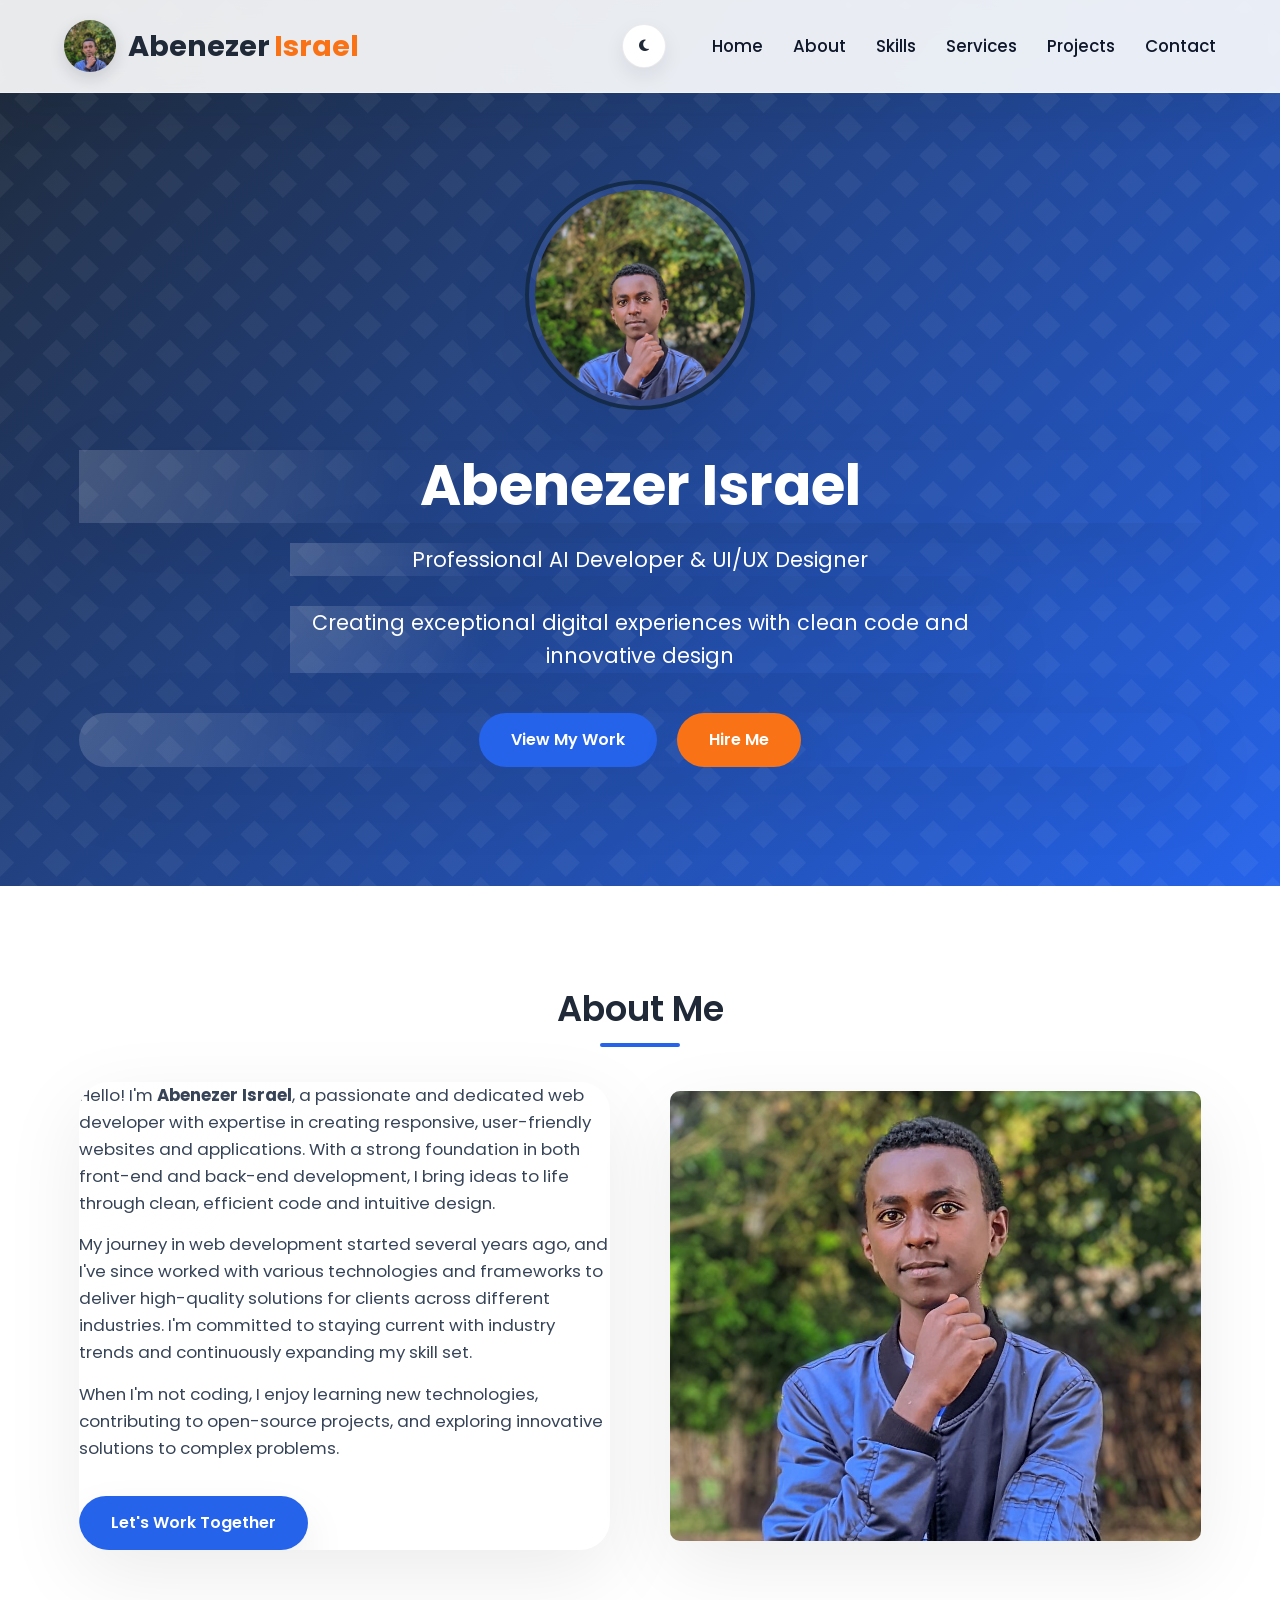
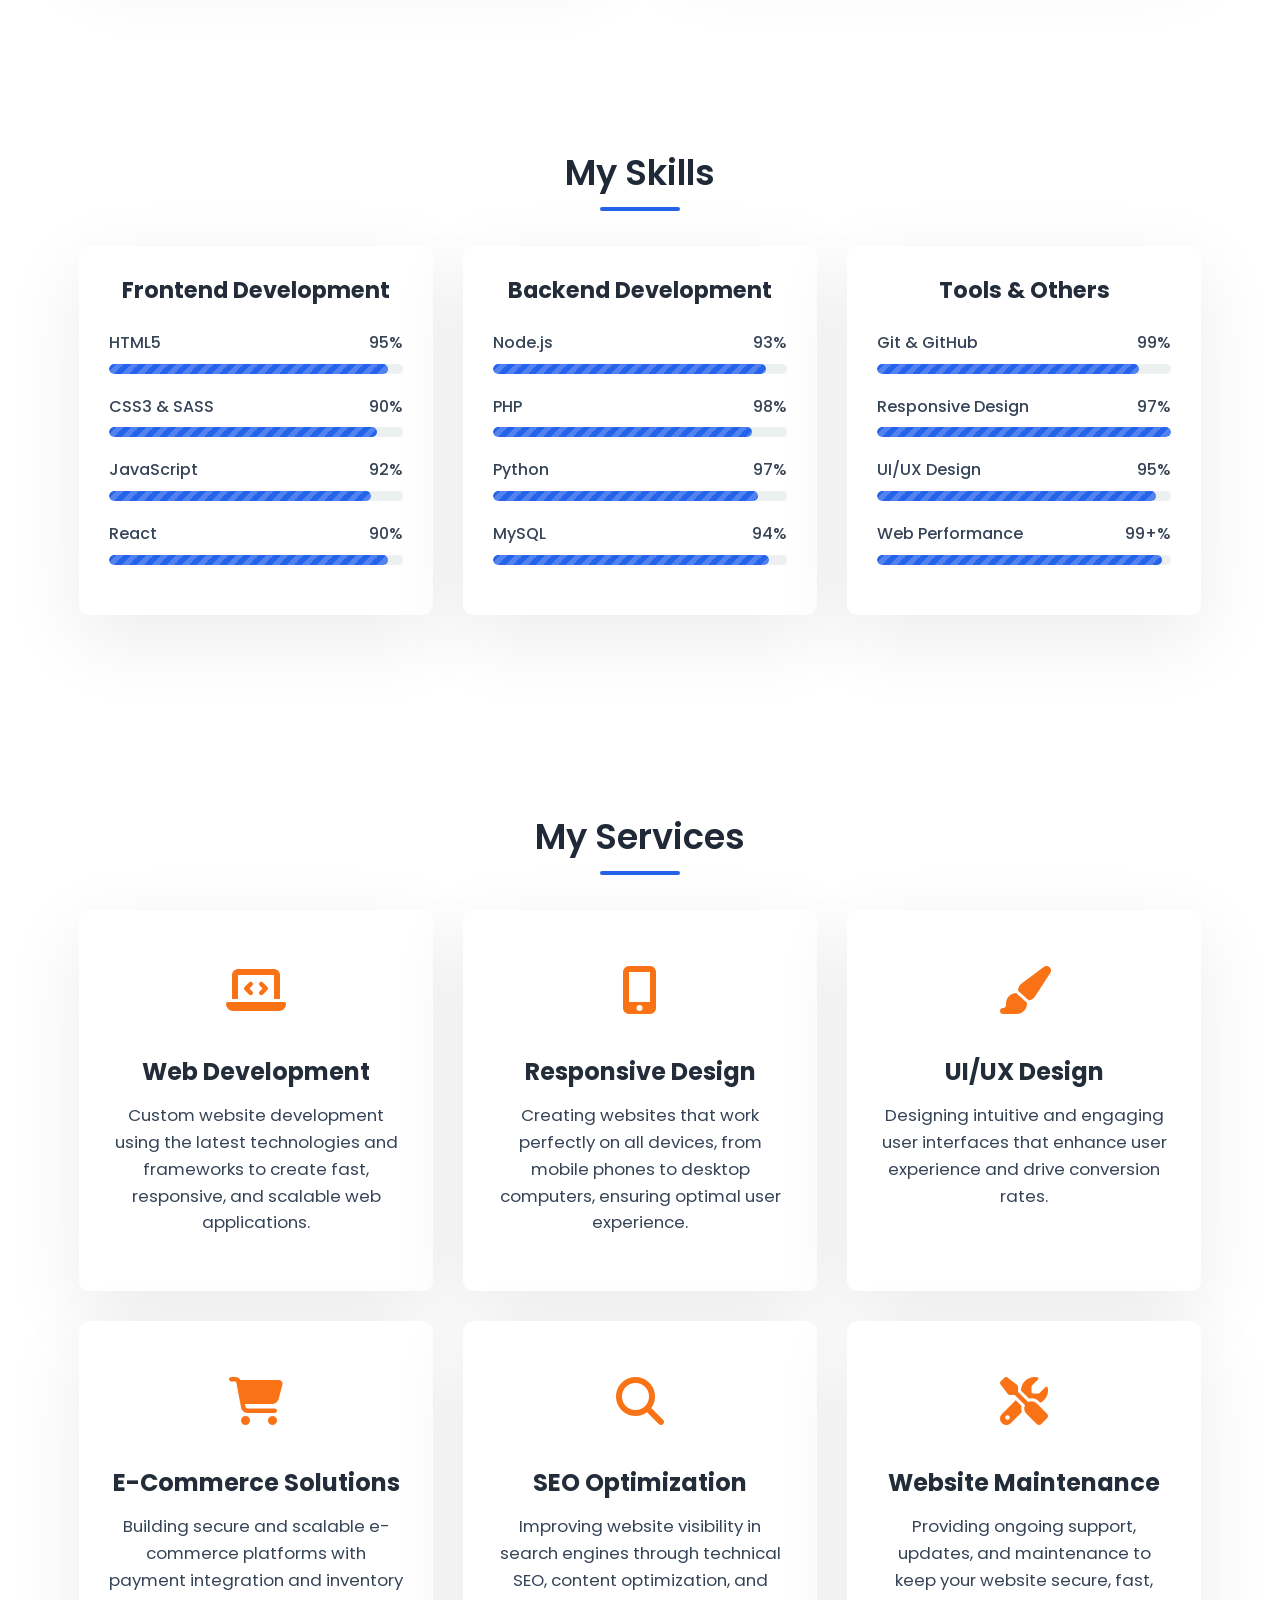
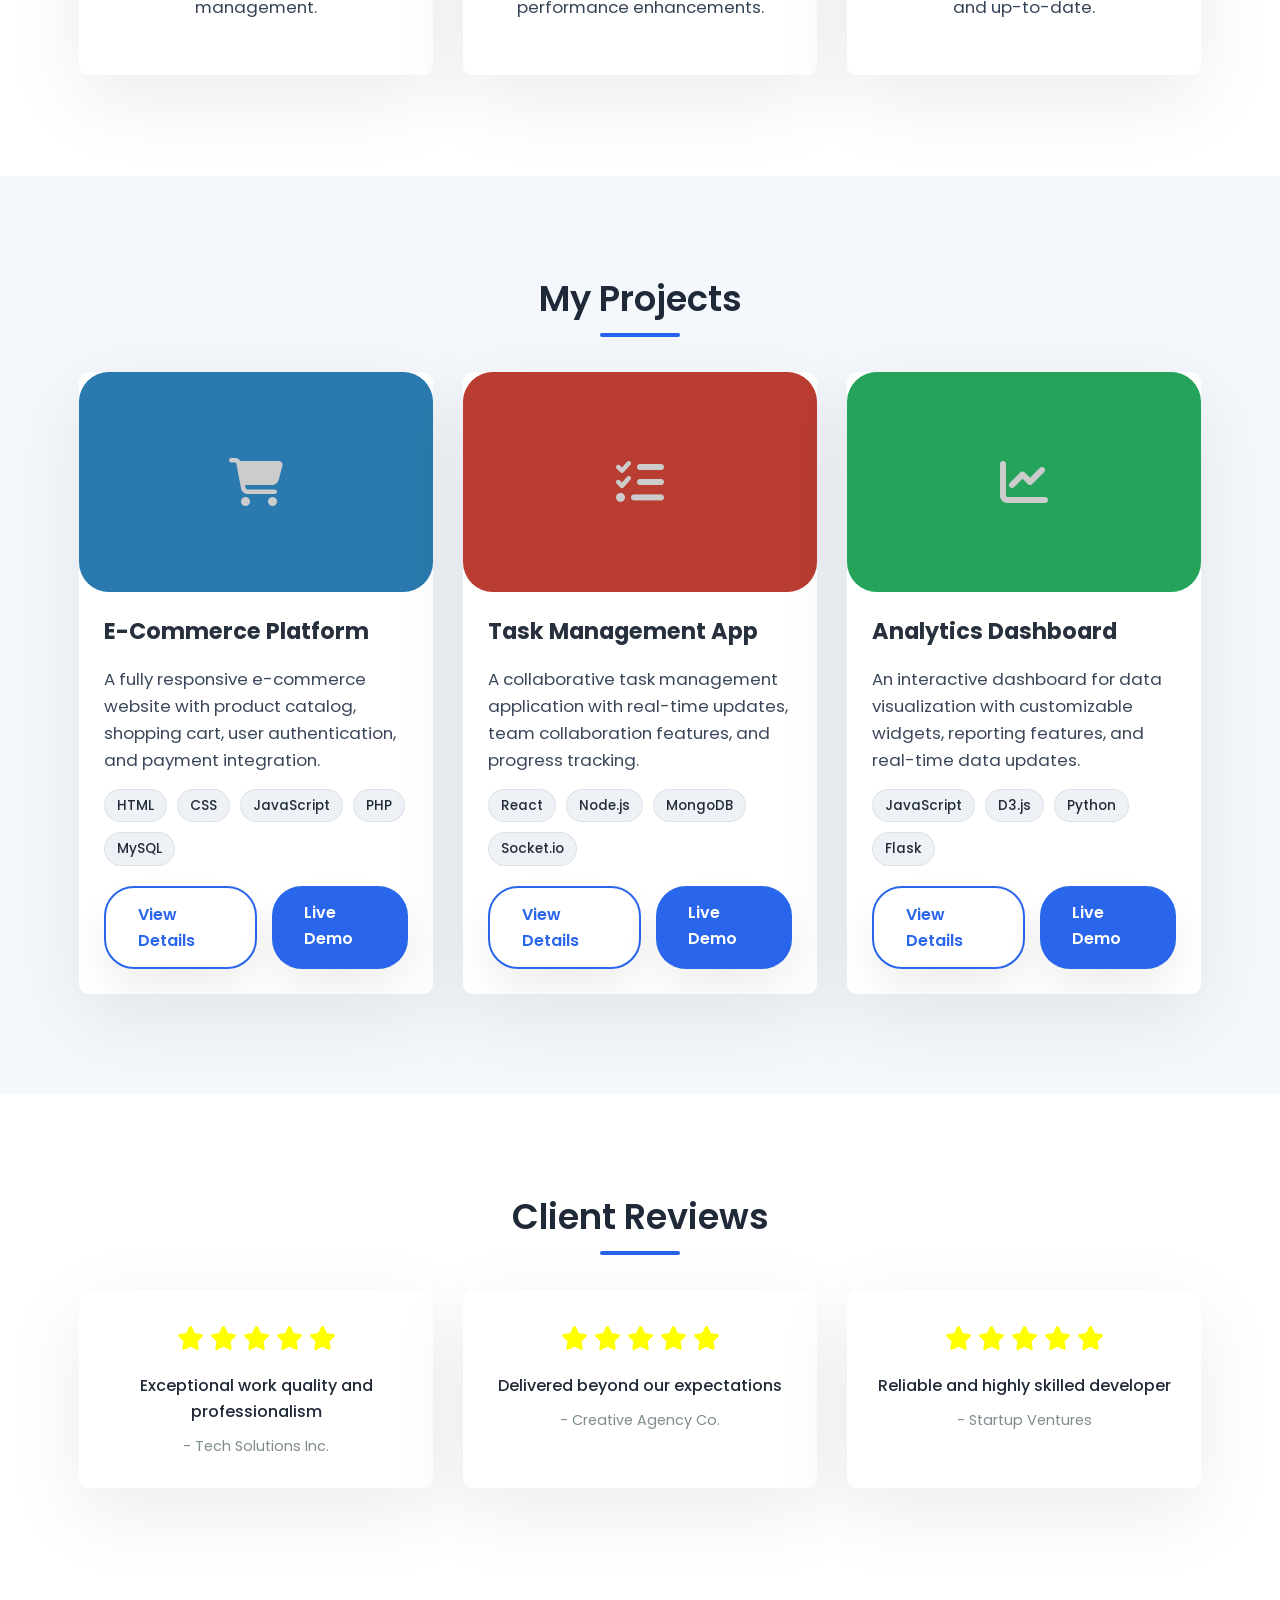
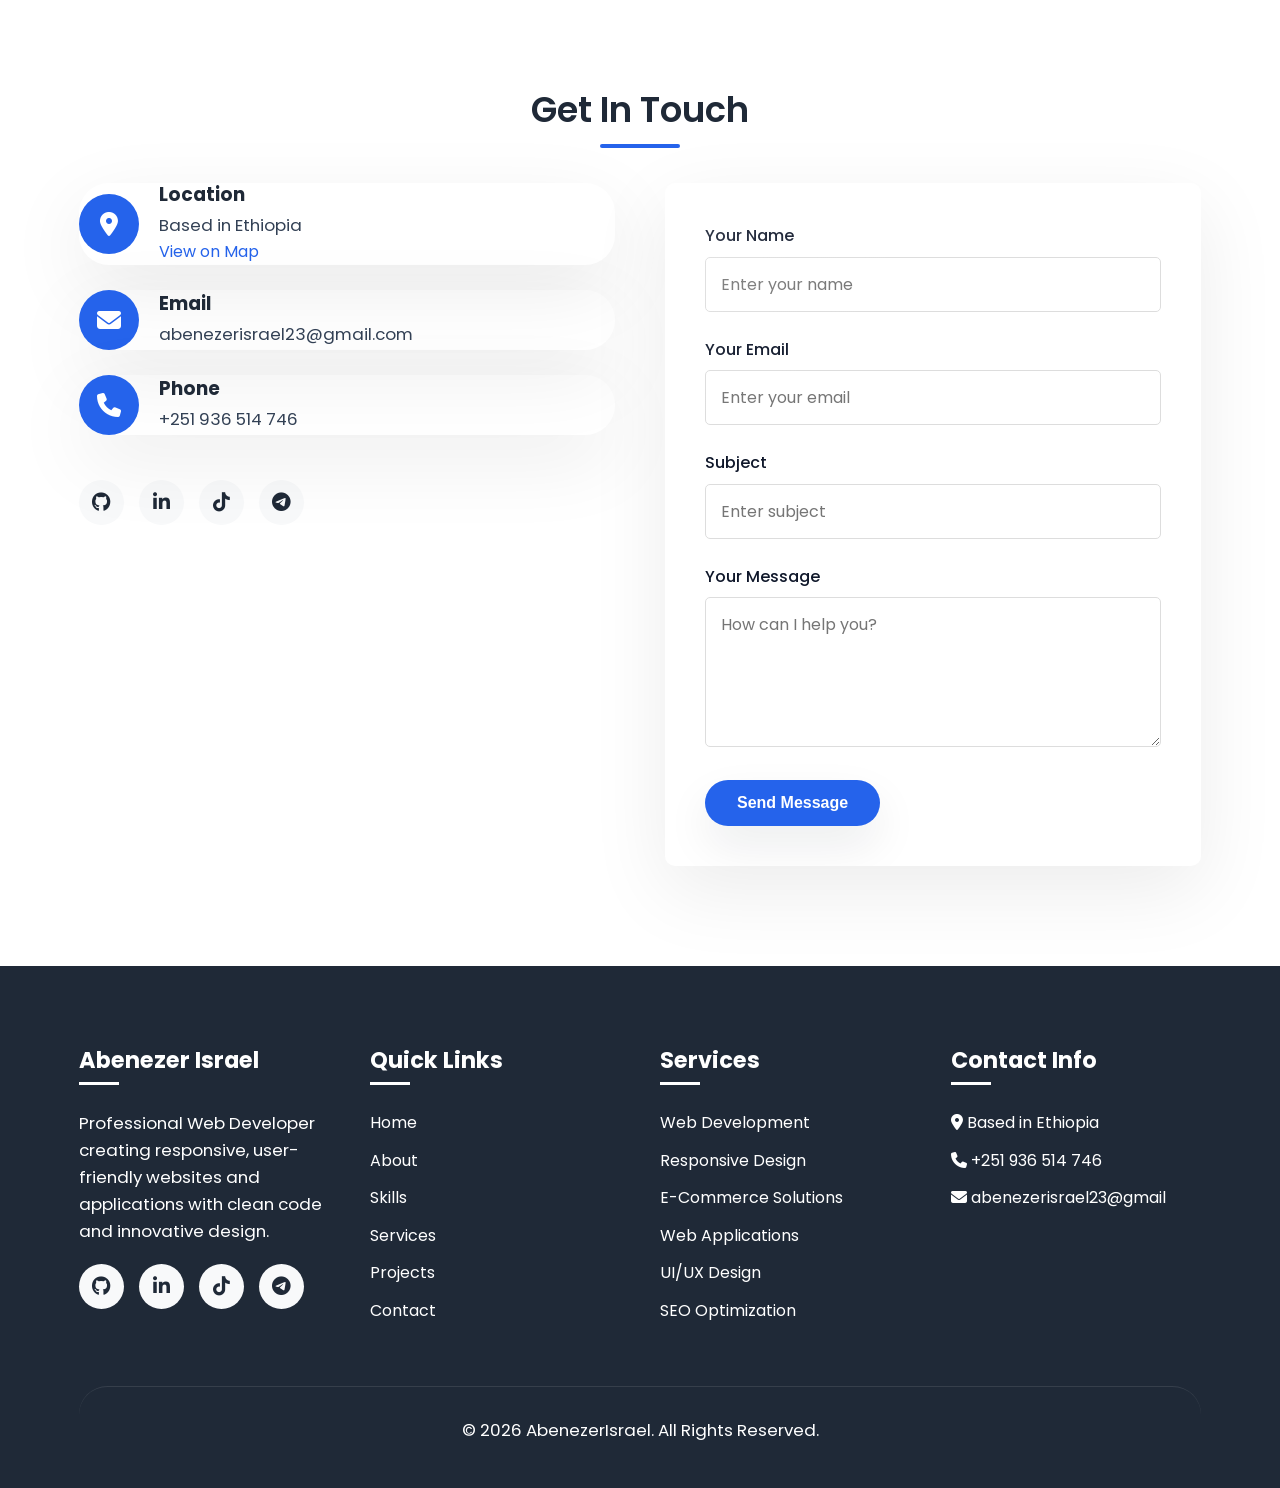
<file: index.html>
<!DOCTYPE html>
<html lang="en">
<head>
    <meta charset="UTF-8">
    <meta name="viewport" content="width=device-width, initial-scale=1.0">
    <meta name="description" content="Abenezer Israel is a senior Python developer, AI developer, and UI/UX designer creating modern, responsive websites and digital experiences.">
    <meta name="keywords" content="Abenezer Israel, Python Developer, AI Developer, UI/UX Designer, Web Developer, Ethiopia portfolio">
    <meta name="author" content="Abenezer Israel">
    <meta name="robots" content="index, follow">
    <meta name="theme-color" content="#0f172a">
    <link rel="canonical" href="https://portfolio-latest.vercel.app/">
    <meta property="og:title" content="Abenezer Israel | Senior Python Developer">
    <meta property="og:description" content="Professional AI Developer and UI/UX Designer crafting modern websites and digital experiences.">
    <meta property="og:type" content="website">
    <meta property="og:url" content="https://portfolio-latest.vercel.app/">
    <meta property="og:image" content="https://portfolio-latest.vercel.app/me.jpg">
    <meta name="twitter:card" content="summary_large_image">
    <meta name="twitter:title" content="Abenezer Israel | Senior Python Developer">
    <meta name="twitter:description" content="Professional AI Developer and UI/UX Designer crafting modern websites and digital experiences.">
    <meta name="twitter:image" content="https://portfolio-latest.vercel.app/me.jpg">
    <title>Abenezer Israel | Senior Python Developer</title>
    <link rel="stylesheet" href="https://cdnjs.cloudflare.com/ajax/libs/font-awesome/6.4.0/css/all.min.css">
   <meta name="google-site-verification" content="cErxIAOGnml31DFaqFMl1H42cKqNGzI6ZD8SMkyfPg0" />
    <link href="https://fonts.googleapis.com/css2?family=Poppins:wght@300;400;500;600;700&display=swap" rel="stylesheet">
    <link rel="icon" type="image/jpeg" href="me.jpg">
    <link rel="apple-touch-icon" href="me.jpg">
    <link rel="stylesheet" href="style.css">
</head>
<body>
    <script src="java.js" defer=""></script>
    <header>
        <div class="container header-container">
            <a href="#home" class="logo">
                <img src="me.jpg" alt="Abenezer Israel" class="logo-image">
                <span class="logo-text">Abenezer <span>Israel</span></span>
            </a>
            <div class="header-actions">
                <button class="theme-toggle" id="themeToggle" type="button" aria-label="Toggle theme" aria-pressed="false">
                    <i class="fas fa-moon"></i>
                </button>
                <div class="menu-toggle" id="menuToggle">
                    <i class="fas fa-bars"></i>
                </div>
            </div>
            <nav id="mainNav">
                <ul>
                    <li><a href="#home">Home</a></li>
                    <li><a href="#about">About</a></li>
                    <li><a href="#skills">Skills</a></li>
                    <li><a href="#services">Services</a></li>
                    <li><a href="#projects">Projects</a></li>
                    <li><a href="#contact">Contact</a></li>
                </ul>
            </nav>
        </div>
    </header>

    <!-- Hero Section -->
    <section class="hero" id="home">
        <div class="container hero-content">
            <div class="hero-image">
                
                
                <img src="me.jpg" alt="Abenezer Israel">
            </div>
            <h1>Abenezer Israel</h1>
            <p>Professional AI Developer & UI/UX Designer</p>
            <p>Creating exceptional digital experiences with clean code and innovative design</p>
            <div class="hero-btns">
                <a href="#projects" class="btn" onclick="alert('Lets Take A Lock')">View My Work</a>
                <a href="#contact" class="btn btn-accent" onclick="alert('Contact Me Then')">Hire Me</a>
            </div>
        </div>
    </section>

    <!-- About Section -->
    <section class="about" id="about">
        <div class="container">
            <h2>About Me</h2>
            <div class="about-content">
                <div class="about-text">
                    <p>Hello! I'm <strong>Abenezer Israel</strong>, a passionate and dedicated web developer with expertise in creating responsive, user-friendly websites and applications. With a strong foundation in both front-end and back-end development, I bring ideas to life through clean, efficient code and intuitive design.</p>
                    <p>My journey in web development started several years ago, and I've since worked with various technologies and frameworks to deliver high-quality solutions for clients across different industries. I'm committed to staying current with industry trends and continuously expanding my skill set.</p>
                    <p>When I'm not coding, I enjoy learning new technologies, contributing to open-source projects, and exploring innovative solutions to complex problems.</p>
                    <a href="#contact" class="btn" style="margin-top: 20px;">Let's Work Together</a>
                </div>
                <div class="about-image">
                        <img src="me.jpg" alt="Abenezer Israel working">
                </div>
            </div>
           <!--  <div class="about-stats">
                <div class="stat-item">
                    <div class="stat-number">80+</div>
                    <div class="stat-text">Projects Completed</div>
                </div>
                <div class="stat-item">
                    <div class="stat-number">6+</div>
                    <div class="stat-text">Years Experience</div>
                </div>
                <div class="stat-item">
                    <div class="stat-number">70+</div>
                    <div class="stat-text">Happy Clients</div>
                </div>
            </div>
        </div> -->
    </section>

    <!-- Skills Section -->
    <section class="skills" id="skills">
        <div class="container">
            <h2>My Skills</h2>
            <div class="skills-container">
                <div class="skill-category">
                    <h3>Frontend Development</h3>
                    <div class="skill-item">
                        <div class="skill-name">
                            <span>HTML5</span>
                            <span>95%</span>
                        </div>
                        <div class="skill-bar">
                            <div class="skill-level" style="width: 95%"></div>
                        </div>
                    </div>
                    <div class="skill-item">
                        <div class="skill-name">
                            <span>CSS3 & SASS</span>
                            <span>90%</span>
                        </div>
                        <div class="skill-bar">
                            <div class="skill-level" style="width: 91%"></div>
                        </div>
                    </div>
                    <div class="skill-item">
                        <div class="skill-name">
                            <span>JavaScript</span>
                            <span>92%</span>
                        </div>
                        <div class="skill-bar">
                            <div class="skill-level" style="width: 89%"></div>
                        </div>
                    </div>
                    <div class="skill-item">
                        <div class="skill-name">
                            <span>React</span>
                            <span>90%</span>
                        </div>
                        <div class="skill-bar">
                            <div class="skill-level" style="width: 95%"></div>
                        </div>
                    </div>
                </div>
                <div class="skill-category">
                    <h3>Backend Development</h3>
                    <div class="skill-item">
                        <div class="skill-name">
                            <span>Node.js</span>
                            <span>93%</span>
                        </div>
                        <div class="skill-bar">
                            <div class="skill-level" style="width: 93%"></div>
                        </div>
                    </div>
                    <div class="skill-item">
                        <div class="skill-name">
                            <span>PHP</span>
                            <span>98%</span>
                        </div>
                        <div class="skill-bar">
                            <div class="skill-level" style="width: 88%"></div>
                        </div>
                    </div>
                    <div class="skill-item">
                        <div class="skill-name">
                            <span>Python</span>
                            <span>97%</span>
                        </div>
                        <div class="skill-bar">
                            <div class="skill-level" style="width: 90%"></div>
                        </div>
                    </div>
                    <div class="skill-item">
                        <div class="skill-name">
                            <span>MySQL</span>
                            <span>94%</span>
                        </div>
                        <div class="skill-bar">
                            <div class="skill-level" style="width: 94%"></div>
                        </div>
                    </div>
                </div>
                <div class="skill-category">
                    <h3>Tools & Others</h3>
                    <div class="skill-item">
                        <div class="skill-name">
                            <span>Git & GitHub</span>
                            <span>99%</span>
                        </div>
                        <div class="skill-bar">
                            <div class="skill-level" style="width: 89%"></div>
                        </div>
                    </div>
                    <div class="skill-item">
                        <div class="skill-name">
                            <span>Responsive Design</span>
                            <span>97%</span>
                        </div>
                        <div class="skill-bar">
                            <div class="skill-level" style="width: 100%"></div>
                        </div>
                    </div>
                    <div class="skill-item">
                        <div class="skill-name">
                            <span>UI/UX Design</span>
                            <span>95%</span>
                        </div>
                        <div class="skill-bar">
                            <div class="skill-level" style="width: 95%"></div>
                        </div>
                    </div>
                    <div class="skill-item">
                        <div class="skill-name">
                            <span>Web Performance</span>
                            <span>99+%</span>
                        </div>
                        <div class="skill-bar">
                            <div class="skill-level" style="width: 97%"></div>
                        </div>
                    </div>
                </div>
            </div>
        </div>
    </section>

    <!-- Services Section -->
    <section class="services" id="services">
        <div class="container">
            <h2>My Services</h2>
            <div class="services-grid">
                <div class="service-card">
                    <div class="service-icon">
                        <i class="fas fa-laptop-code"></i>
                    </div>
                    <h3>Web Development</h3>
                    <p>Custom website development using the latest technologies and frameworks to create fast, responsive, and scalable web applications.</p>
                </div>
                <div class="service-card">
                    <div class="service-icon">
                        <i class="fas fa-mobile-alt"></i>
                    </div>
                    <h3>Responsive Design</h3>
                    <p>Creating websites that work perfectly on all devices, from mobile phones to desktop computers, ensuring optimal user experience.</p>
                </div>
                <div class="service-card">
                    <div class="service-icon">
                        <i class="fas fa-paint-brush"></i>
                    </div>
                    <h3>UI/UX Design</h3>
                    <p>Designing intuitive and engaging user interfaces that enhance user experience and drive conversion rates.</p>
                </div>
                <div class="service-card">
                    <div class="service-icon">
                        <i class="fas fa-shopping-cart"></i>
                    </div>
                    <h3>E-Commerce Solutions</h3>
                    <p>Building secure and scalable e-commerce platforms with payment integration and inventory management.</p>
                </div>
                <div class="service-card">
                    <div class="service-icon">
                        <i class="fas fa-search"></i>
                    </div>
                    <h3>SEO Optimization</h3>
                    <p>Improving website visibility in search engines through technical SEO, content optimization, and performance enhancements.</p>
                </div>
                <div class="service-card">
                    <div class="service-icon">
                        <i class="fas fa-tools"></i>
                    </div>
                    <h3>Website Maintenance</h3>
                    <p>Providing ongoing support, updates, and maintenance to keep your website secure, fast, and up-to-date.</p>
                </div>
            </div>
        </div>
    </section>

    <!-- Projects Section -->
    <section id="projects">
        <div class="container">
            <h2>My Projects</h2>
            <div class="projects-grid">
                <div class="project-card">
                    <div class="project-image" style="background: #3498db;">
                        <i class="fas fa-shopping-cart"></i>
                    </div>
                    <div class="project-content">
                        <h3>E-Commerce Platform</h3>
                        <p>A fully responsive e-commerce website with product catalog, shopping cart, user authentication, and payment integration.</p>
                        <div class="project-tags">
                            <span class="project-tag">HTML</span>
                            <span class="project-tag">CSS</span>
                            <span class="project-tag">JavaScript</span>
                            <span class="project-tag">PHP</span>
                            <span class="project-tag">MySQL</span>
                        </div>
                        <div class="project-links">
                            <a href="#" class="btn btn-outline">View Details</a>
                            <a href="LiveDemo.html" class="btn">Live Demo</a>
                        </div>
                    </div>
                </div>
                <div class="project-card">
                    <div class="project-image" style="background: #e74c3c;">
                        <i class="fas fa-tasks"></i>
                    </div>
                    <div class="project-content">
                        <h3>Task Management App</h3>
                        <p>A collaborative task management application with real-time updates, team collaboration features, and progress tracking.</p>
                        <div class="project-tags">
                            <span class="project-tag">React</span>
                            <span class="project-tag">Node.js</span>
                            <span class="project-tag">MongoDB</span>
                            <span class="project-tag">Socket.io</span>
                        </div>
                        <div class="project-links">
                            <a href="#" class="btn btn-outline">View Details</a>
                            <a href="LiveDemo.html" class="btn">Live Demo</a>
                        </div>
                    </div>
                </div>
                <div class="project-card">
                    <div class="project-image" style="background: #2ecc71;">
                        <i class="fas fa-chart-line"></i>
                    </div>
                    <div class="project-content">
                        <h3>Analytics Dashboard</h3>
                        <p>An interactive dashboard for data visualization with customizable widgets, reporting features, and real-time data updates.</p>
                        <div class="project-tags">
                            <span class="project-tag">JavaScript</span>
                            <span class="project-tag">D3.js</span>
                            <span class="project-tag">Python</span>
                            <span class="project-tag">Flask</span>
                        </div>
                        <div class="project-links">
                            <a href="#" class="btn btn-outline">View Details</a>
                          <a href="LiveDemo.html" class="btn">Live Demo</a>
                        </div>
                    </div>
                </div>
            </div>
        </div>
    </section>

    <!-- Ratings Section -->
    <section class="ratings">
        <div class="container">
            <h2>Client Reviews</h2>
            <div class="ratings-container">
                <div class="rating-item">
                    <div class="rating-stars">
                        <i class="fas fa-star"></i>
                        <i class="fas fa-star"></i>
                        <i class="fas fa-star"></i>
                        <i class="fas fa-star"></i>
                        <i class="fas fa-star"></i>
                    </div>
                    <div class="rating-text">Exceptional work quality and professionalism</div>
                    <div class="rating-source">- Tech Solutions Inc.</div>
                </div>
                <div class="rating-item">
                    <div class="rating-stars">
                        <i class="fas fa-star"></i>
                        <i class="fas fa-star"></i>
                        <i class="fas fa-star"></i>
                        <i class="fas fa-star"></i>
                        <i class="fas fa-star"></i>
                    </div>
                    <div class="rating-text">Delivered beyond our expectations</div>
                    <div class="rating-source">- Creative Agency Co.</div>
                </div>
                <div class="rating-item">
                    <div class="rating-stars">
                        <i class="fas fa-star"></i>
                        <i class="fas fa-star"></i>
                        <i class="fas fa-star"></i>
                        <i class="fas fa-star"></i>
                        <i class="fas fa-star"></i>
                    </div>
                    <div class="rating-text">Reliable and highly skilled developer</div>
                    <div class="rating-source">- Startup Ventures</div>
                </div>
            </div>
        </div>
    </section>

    <!-- Contact Section -->
    <section class="contact" id="contact">
        <div class="container">
            <h2>Get In Touch</h2>
            <div class="contact-container">
                <div class="contact-info">
                    <div class="contact-item">
                        <div class="contact-icon">
                            <i class="fas fa-map-marker-alt"></i>
                        </div>
                        <div class="contact-details">
                            <h3>Location</h3>
                            <p>Based in Ethiopia</p>
                            <a href="https://maps.google.com/?q=6.9423222,37.8471735" target="_blank" style="color: var(--secondary); text-decoration: none;">View on Map</a>
                        </div>
                    </div>
                    <div class="contact-item">
                        <div class="contact-icon">
                            <i class="fas fa-envelope"></i>
                        </div>
                        <div class="contact-details">
                            <h3>Email</h3>
                            <p>abenezerisrael23@gmail.com</p>
                        </div>
                    </div>
                    <div class="contact-item">
                        <div class="contact-icon">
                            <i class="fas fa-phone"></i>
                        </div>
                        <div class="contact-details">
                            <h3>Phone</h3>
                            <p>+251 936 514 746</p>
                        </div>
                    </div>
                    <div class="social-links">
                        <a href="https://github.com/abenezer-israel"><i class="fab fa-github"></i></a>
                        <a href="#"><i class="fab fa-linkedin-in"></i></a>
                        <a href="abeni_65"><i class="fab fa-tiktok"></i></a>
                        <a href="@AbeniIsrael2"><i class="fab fa-telegram"></i></a>
                    </div>
                </div>
                <div class="contact-form">
                    <form id="contactForm" action="https://formsubmit.co/ajax/abenezerisrael23@gmail.com" method="POST" accept-charset="UTF-8">
                        <input type="hidden" name="_subject" value="New portfolio contact message">
                        <input type="hidden" name="_captcha" value="false">
                        <input type="hidden" name="_template" value="table">
                        <input type="hidden" name="_autoresponse" value="Thank you for reaching out to Abenezer Israel. Your message has been received successfully and I will get back to you as soon as possible. Regards, Abenezer Israel">
                        <input type="hidden" name="_next" value="https://portfolio-latest.vercel.app/?success=1">
                        <input type="hidden" name="_honey" value="">
                        <div class="form-group">
                            <label for="name">Your Name</label>
                            <input type="text" id="name" name="name" class="form-control" placeholder="Enter your name" required>
                        </div>
                        <div class="form-group">
                            <label for="email">Your Email</label>
                            <input type="email" id="email" name="email" class="form-control" placeholder="Enter your email" required>
                        </div>
                        <div class="form-group">
                            <label for="subject">Subject</label>
                            <input type="text" id="subject" name="subject" class="form-control" placeholder="Enter subject" required>
                        </div>
                        <div class="form-group">
                            <label for="message">Your Message</label>
                            <textarea id="message" name="message" class="form-control" placeholder="How can I help you?" required></textarea>
                        </div>
                        <button type="submit" class="btn">Send Message</button>
                    </form>

                    <div id="formToast" class="toast-notification" role="status" aria-live="polite" aria-atomic="true" aria-hidden="true">
                        <div class="toast-icon">
                            <i class="fas fa-check-circle"></i>
                        </div>
                        <div class="toast-content">
                            <strong class="toast-title">Message Sent</strong>
                            <p class="toast-message">Thank you for reaching out. I will get back to you shortly.</p>
                        </div>
                        <button type="button" class="toast-close" aria-label="Close notification">
                            <i class="fas fa-times"></i>
                        </button>
                    </div>
                </div>
            </div>
        </div>
    </section>

    <!-- Footer -->
    <footer>
        <div class="container">
            <div class="footer-content">
                <div class="footer-column">
                    <h3>Abenezer Israel</h3>
                    <p>Professional Web Developer creating responsive, user-friendly websites and applications with clean code and innovative design.</p>
                    <div class="social-links">
                        <a href="#"><i class="fab fa-github"></i></a>
                        <a href="#"><i class="fab fa-linkedin-in"></i></a>
                        <a href="#"><i class="fab fa-tiktok"></i></a>
                        <a href="#"><i class="fab fa-telegram"></i></a>
                    </div>
                </div>
                <div class="footer-column">
                    <h3>Quick Links</h3>
                    <ul class="footer-links">
                        <li><a href="#home">Home</a></li>
                        <li><a href="#about">About</a></li>
                        <li><a href="#skills">Skills</a></li>
                        <li><a href="#services">Services</a></li>
                        <li><a href="#projects">Projects</a></li>
                        <li><a href="#contact">Contact</a></li>
                    </ul>
                </div>
                <div class="footer-column">
                    <h3>Services</h3>
                    <ul class="footer-links">
                        <li><a href="#">Web Development</a></li>
                        <li><a href="#">Responsive Design</a></li>
                        <li><a href="#">E-Commerce Solutions</a></li>
                        <li><a href="#">Web Applications</a></li>
                        <li><a href="#">UI/UX Design</a></li>
                        <li><a href="#">SEO Optimization</a></li>
                    </ul>
                </div>
                <div class="footer-column">
                    <h3>Contact Info</h3>
                    <ul class="footer-links">
                        <li><i class="fas fa-map-marker-alt"></i> Based in Ethiopia</li>
                        <li><i class="fas fa-phone"></i> +251 936 514 746</li>
                        <li><i class="fas fa-envelope"></i> abenezerisrael23@gmail</li>      </ul>
                </div>
            </div>
            <div class="copyright">
                <p>&copy; 2026 AbenezerIsrael. All Rights Reserved.</p>
            </div>
        </div>
    </footer>

 
</body>
</html>
</file>
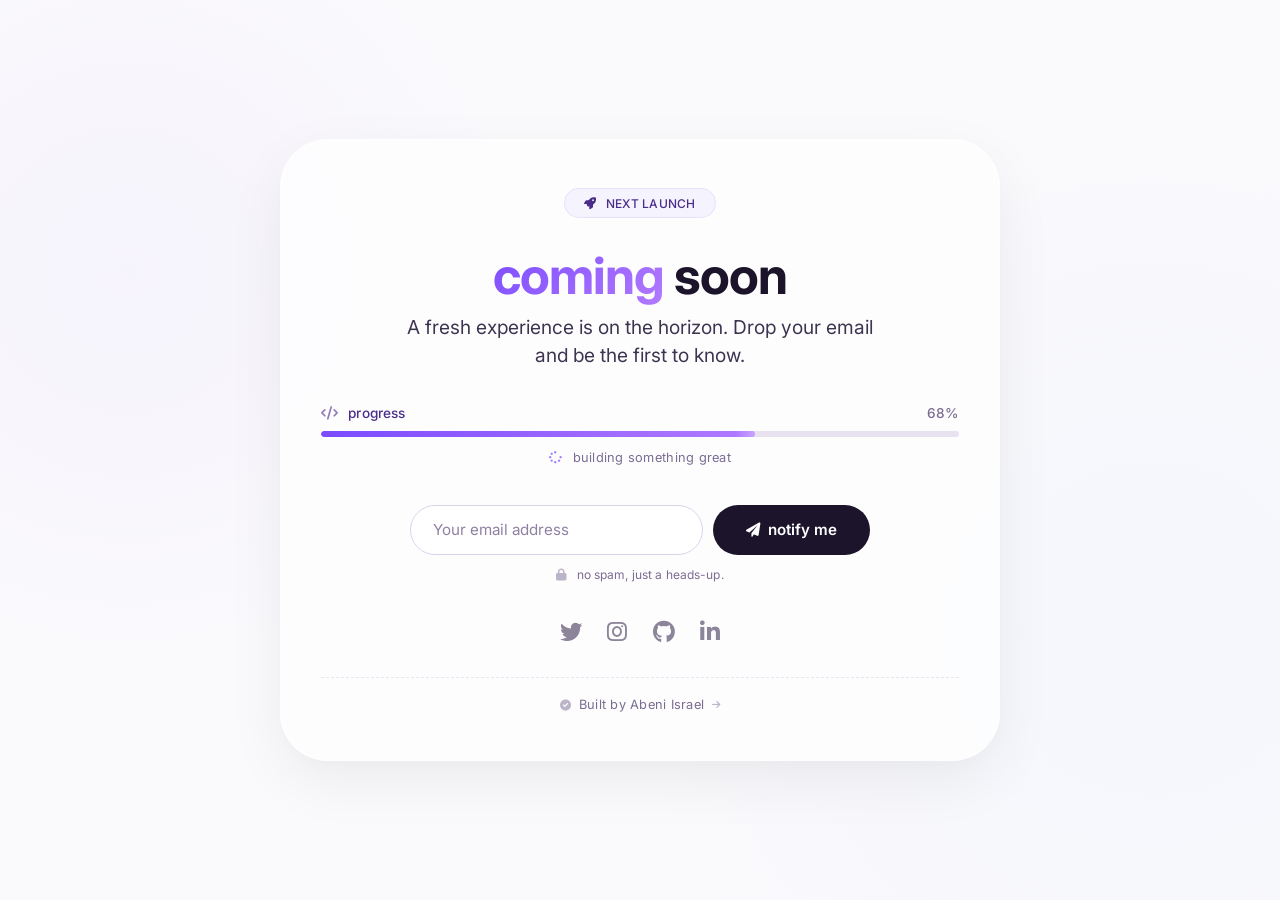
<file: LiveDemo.html>
<!DOCTYPE html>
<html lang="en">
<head>
  <meta charset="UTF-8" />
  <meta name="viewport" content="width=device-width, initial-scale=1.0" />
  <title>Coming Soon · portfolio</title>
  <!-- Google Font + Font Awesome -->
  <link rel="preconnect" href="https://fonts.googleapis.com" />
  <link rel="preconnect" href="https://fonts.gstatic.com" crossorigin />
  <link href="https://fonts.googleapis.com/css2?family=Inter:opsz,wght@14..32,400;14..32,500;14..32,600;14..32,700&display=swap" rel="stylesheet" />
  <link rel="stylesheet" href="https://cdnjs.cloudflare.com/ajax/libs/font-awesome/6.0.0-beta3/css/all.min.css" />
  <link rel="stylesheet" href="LiveDemo.css">
</head>
<body>
  <div class="coming-soon">
    <div class="badge">
      <i class="fas fa-rocket" style="margin-right: 6px;"></i> NEXT LAUNCH 
    </div>

    <h1>
      <span class="highlight">coming</span> soon
    </h1>
    <p class="subhead">
      A fresh experience is on the horizon. Drop your email and be the first to know.
    </p>

    <!-- REPLACED COUNTDOWN WITH PROFESSIONAL PROGRESS BAR -->
    <div class="progress-section">
      <div class="progress-label">
        <span><i class="fas fa-code" style="margin-right: 6px; opacity: 0.6;"></i> progress</span>
        <span>68%</span>
      </div>
      <div class="progress-track">
        <div class="progress-fill" style="width: 68%;"></div>
      </div>
      <div class="progress-status">
        <i class="fas fa-spinner fa-pulse"></i> building something great
      </div>
    </div>

    <div class="notify-section">
      <form class="notify-form" action="#" method="post">
        <input type="email" placeholder="Your email address" required aria-label="email for notification" />
        <button type="submit">
          <i class="fas fa-paper-plane"></i> notify me
        </button>
      </form>
      <p class="disclaimer">
        <i class="fas fa-lock" style="opacity: 0.5; margin-right: 6px;"></i> no spam, just a heads-up.
      </p>
    </div>

    <div class="social-links">
      <a href="#" aria-label="twitter"><i class="fab fa-twitter"></i></a>
      <a href="#" aria-label="instagram"><i class="fab fa-instagram"></i></a>
      <a href="#" aria-label="github"><i class="fab fa-github"></i></a>
      <a href="#" aria-label="linkedin"><i class="fab fa-linkedin-in"></i></a>
    </div>

    <div class="portfolio-note">
      <i class="fas fa-check-circle"></i>
      <span>Built by Abeni Israel</span>
      <i class="fas fa-arrow-right" style="font-size: 0.6rem;"></i>
    </div>
  </div>
</body>
</html>
</file>
<file: style.css>
div{
    border-radius: 30px;
}
a{
    text-decoration: none;
    color: #408cff;
}
 /* Base Styles */
        :root {
            --primary: #1f2937;
            --secondary: #2563eb;
            --accent: #f97316;
            --light: #f8fafc;
            --dark: #0f172a;
            --text: #334155;
            --muted: #64748b;
            --bg: #f4f7fb;
            --surface: #ffffff;
            --surface-alt: #eef2f7;
            --border: rgba(15, 23, 42, 0.08);
            --shadow: 0 20px 45px rgba(15, 23, 42, 0.08);
            --transition: all 0.3s ease;
            --hero-border: #142c4a;
        }

        body[data-theme="dark"] {
            --primary: #f8fafc;
            --secondary: #60a5fa;
            --accent: #fb923c;
            --light: #111827;
            --dark: #f8fafc;
            --text: #e2e8f0;
            --muted: #94a3b8;
            --bg: #060816;
            --surface: #111827;
            --surface-alt: #172033;
            --border: rgba(255, 255, 255, 0.08);
            --shadow: 0 20px 45px rgba(2, 6, 23, 0.45);
            --hero-border: #60a5fa;
            background-color: var(--bg);
            color: var(--text);
        }

        * {
            margin: 0;
            padding: 0;
            box-sizing: border-box;
        }

        html {
            scroll-behavior: smooth;
        }

        body {
            font-family: 'Poppins', sans-serif;
            color: var(--text);
            line-height: 1.6;
            background-color: var(--bg);
            overflow-x: hidden;
            transition: background-color 0.3s ease, color 0.3s ease;
        }

        .container {
            width: 90%;
            max-width: 1200px;
            margin: 0 auto;
            padding: 0 15px;
        }

        section {
            padding: 100px 0;
        }

        .reveal {
            opacity: 0;
            transform: translateY(40px) scale(0.96);
            transition: opacity 1.1s cubic-bezier(0.22, 1, 0.36, 1), transform 1.1s cubic-bezier(0.22, 1, 0.36, 1), box-shadow 1.1s ease-out;
            will-change: opacity, transform, box-shadow;
        }

        .reveal.reveal-left {
            transform: translateX(-40px) scale(0.96);
        }

        .reveal.reveal-right {
            transform: translateX(40px) scale(0.96);
        }

        .reveal.active {
            opacity: 1;
            transform: translate(0, 0) scale(1);
            box-shadow: 0 24px 80px rgba(0, 0, 0, 0.08);
        }

        .reveal-emotion {
            position: relative;
            overflow: hidden;
        }

        .reveal-emotion::before {
            content: '';
            position: absolute;
            inset: 0;
            pointer-events: none;
            background: radial-gradient(circle at top left, rgba(255, 255, 255, 0.18), transparent 30%);
            opacity: 0;
            transition: opacity 1.1s ease-out, transform 1.1s ease-out;
            transform: scale(0.96);
        }

        .reveal.active::before {
            opacity: 1;
            transform: scale(1.05);
        }

        .reveal-emotion h3,
        .reveal-emotion p,
        .reveal-emotion .skill-name,
        .reveal-emotion .project-content {
            opacity: 0.98;
        }

        h1, h2, h3, h4 {
            margin-bottom: 20px;
            line-height: 1.3;
        }

        h1 {
            font-size: 2.8rem;
            color: var(--dark);
            font-weight: 700;
        }

        h2 {
            font-size: 2.2rem;
            color: var(--primary);
            text-align: center;
            margin-bottom: 50px;
            position: relative;
            font-weight: 600;
        }

        h2:after {
            content: '';
            position: absolute;
            bottom: -15px;
            left: 50%;
            transform: translateX(-50%);
            width: 80px;
            height: 4px;
            background: var(--secondary);
            border-radius: 2px;
        }

        p {
            margin-bottom: 15px;
            font-size: 1.05rem;
        }

        .btn {
            display: inline-block;
            padding: 14px 32px;
            background: var(--secondary);
            color: white;
            border-radius: 30px;
            text-decoration: none;
            font-weight: 600;
            transition: var(--transition);
            border: none;
            cursor: pointer;
            box-shadow: var(--shadow);
            font-size: 1rem;
        }

        .btn:hover {
            transform: translateY(-5px);
            box-shadow: 0 10px 25px rgba(0, 0, 0, 0.2);
            background: #2980b9;
        }

        .btn-accent {
            background: var(--accent);
        }

        .btn-accent:hover {
            background: #c0392b;
        }

        .btn-outline {
            background: transparent;
            border: 2px solid var(--secondary);
            color: var(--secondary);
        }

        .btn-outline:hover {
            background: var(--secondary);
            color: white;
        }

        /* Header Styles */
        header {
            background: rgba(255, 255, 255, 0.9);
            box-shadow: var(--shadow);
            position: fixed;
            width: 100%;
            z-index: 1000;
            backdrop-filter: blur(14px);
            border-bottom: 1px solid rgba(255, 255, 255, 0.35);
        }

        .header-container {
            display: flex;
            justify-content: space-between;
            align-items: center;
            gap: 16px;
            padding: 20px 0;
        }

        .header-actions {
            display: flex;
            align-items: center;
            gap: 12px;
            margin-left: auto;
        }

        .theme-toggle {
            width: 44px;
            height: 44px;
            border: 1px solid var(--border);
            border-radius: 50%;
            display: inline-flex;
            align-items: center;
            justify-content: center;
            background: var(--surface);
            color: var(--primary);
            cursor: pointer;
            box-shadow: 0 8px 20px rgba(15, 23, 42, 0.08);
            transition: var(--transition);
        }

        .theme-toggle:hover {
            transform: translateY(-2px);
            background: var(--secondary);
            color: white;
            border-color: var(--secondary);
        }

        .logo {
            font-size: 1.8rem;
            font-weight: 700;
            color: var(--primary);
            text-decoration: none;
            display: flex;
            align-items: center;
            gap: 12px;
        }

        .logo-image {
            width: 52px;
            height: 52px;
            border-radius: 50%;
            object-fit: cover;
            object-position: center top;
            box-shadow: 0 6px 16px rgba(15, 23, 42, 0.14);
            transform: translateZ(0);
        }

        .logo-text {
            display: inline-flex;
            align-items: center;
            gap: 4px;
        }

        .logo-text span {
            color: var(--accent);
        }

        nav ul {
            display: flex;
            list-style: none;
        }

        nav ul li {
            margin-left: 30px;
        }

        nav ul li a {
            text-decoration: none;
            color: var(--dark);
            font-weight: 500;
            transition: var(--transition);
            position: relative;
            font-size: 1.05rem;
        }

        nav ul li a:after {
            content: '';
            position: absolute;
            bottom: -5px;
            left: 0;
            width: 0;
            height: 2px;
            background: var(--secondary);
            transition: width 0.3s;
        }

        nav ul li a:hover {
            color: var(--secondary);
        }

        nav ul li a:hover:after {
            width: 100%;
        }

        .menu-toggle {
            display: none;
            font-size: 1.5rem;
            cursor: pointer;
            color: var(--primary);
        }

        body[data-theme="dark"] header {
            background: rgba(6, 8, 22, 0.88);
            border-bottom: 1px solid var(--border);
        }

        body[data-theme="dark"] .theme-toggle,
        body[data-theme="dark"] .menu-toggle {
            background: var(--surface);
            color: var(--primary);
            border-color: var(--border);
            box-shadow: 0 8px 20px rgba(2, 6, 23, 0.28);
        }

        body[data-theme="dark"] .theme-toggle:hover,
        body[data-theme="dark"] .menu-toggle:hover {
            background: var(--secondary);
            color: white;
            border-color: var(--secondary);
        }

        body[data-theme="dark"] .about,
        body[data-theme="dark"] .skills,
        body[data-theme="dark"] .services,
        body[data-theme="dark"] .contact,
        body[data-theme="dark"] .ratings,
        body[data-theme="dark"] footer {
            background: var(--bg);
            color: var(--text);
        }

        body[data-theme="dark"] .about-image,
        body[data-theme="dark"] .skill-category,
        body[data-theme="dark"] .service-card,
        body[data-theme="dark"] .project-card,
        body[data-theme="dark"] .rating-item,
        body[data-theme="dark"] .contact-item,
        body[data-theme="dark"] .contact-form,
        body[data-theme="dark"] .footer-column,
        body[data-theme="dark"] .stat-item {
            background: linear-gradient(145deg, var(--surface), var(--surface-alt));
            color: var(--text);
            box-shadow: var(--shadow);
            border: 1px solid var(--border);
        }

        body[data-theme="dark"] .skill-bar,
        body[data-theme="dark"] .form-control {
            background: #1f2937;
            color: var(--text);
            border-color: var(--border);
        }

        body[data-theme="dark"] .form-control::placeholder {
            color: #94a3b8;
        }

        body[data-theme="dark"] .social-links a,
        body[data-theme="dark"] .footer-links a {
            color: #ffffff;
        }

        body[data-theme="dark"] .hero {
            background: linear-gradient(135deg, #0f172a 0%, #1e3a5f 100%);
        }

        /* Hero Section */
        .hero {
            padding-top: 180px;
            padding-bottom: 120px;
            background: linear-gradient(135deg, var(--primary) 0%, var(--secondary) 100%);
            color: white;
            text-align: center;
            position: relative;
            overflow: hidden;
        }

        .hero:before {
            content: '';
            position: absolute;
            top: 0;
            left: 0;
            width: 100%;
            height: 100%;
            background: url('[data-uri]');
            
        }

        .hero-content {
            position: relative;
            z-index: 1;
        }

        .hero h1 {
            font-size: 3.5rem;
            color: white;
            margin-bottom: 20px;
            font-weight: 700;
        }

        .hero p {
            font-size: 1.3rem;
            max-width: 700px;
            margin: 0 auto 30px;
            opacity: 0.9;
        }

        .hero-btns {
            display: flex;
            justify-content: center;
            gap: 20px;
            margin-top: 40px;
        }

        .hero-image {
            width: 230px;
            height: 230px;
            border-radius: 50%;
            margin: 0 auto 40px;
            overflow: hidden;
            display: flex;
            align-items: center;
            justify-content: center;
            color: white;
            font-size: 5rem;
            box-shadow: 0 10px 28px rgba(0, 0, 0, 0.18);
            border: 4px solid var(--hero-border);
            padding: 6px;
            background: linear-gradient(135deg, rgba(37, 99, 235, 0.18), rgba(249, 115, 22, 0.12));
        }

        .hero-image img {
            width: 100%;
            height: 100%;
            object-fit: cover;
            object-position: center top;
            border-radius: 50%;
            transform: translateZ(0);
        }

        /* About Section */
        .about {
            background: #ffffff;
        }

        .about-content {
            display: flex;
            align-items: center;
            gap: 60px;
        }

        .about-text {
            flex: 1;
        }

        .about-image {
            flex: 1;
            border-radius: 10px;
            overflow: hidden;
            box-shadow: var(--shadow);
            background: #ecf0f1;
            height: 450px;
            display: flex;
            align-items: center;
            justify-content: center;
            color: #bdc3c7;
            font-size: 5rem;
        }

        .about-image img {
            width: 100%;
            height: 100%;
            object-fit: cover;
        }

        .about-stats {
            display: grid;
            grid-template-columns: repeat(3, 1fr);
            gap: 30px;
            margin-top: 50px;
        }

        .stat-item {
            text-align: center;
            padding: 30px 20px;
            background: #f8f9fa;
            border-radius: 10px;
            transition: var(--transition);
        }

        .stat-item:hover {
            transform: translateY(-10px);
            box-shadow: var(--shadow);
        }

        .stat-number {
            font-size: 2.5rem;
            font-weight: 700;
            color: var(--secondary);
            margin-bottom: 10px;
        }

        .stat-text {
            font-weight: 500;
            color: var(--dark);
        }

        /* Skills Section */
        .skills {
            background: #ffffff;
        }

        .skills-container {
            display: grid;
            grid-template-columns: repeat(auto-fit, minmax(320px, 1fr));
            gap: 30px;
        }

        .skill-category {
            background: white;
            border-radius: 10px;
            padding: 30px;
            box-shadow: var(--shadow);
            transition: var(--transition);
        }

        .skill-category:hover {
            transform: translateY(-5px);
        }

        .skill-category h3 {
            color: var(--primary);
            margin-bottom: 25px;
            text-align: center;
            font-size: 1.4rem;
        }

        .skill-item {
            margin-bottom: 20px;
        }

        .skill-name {
            display: flex;
            justify-content: space-between;
            margin-bottom: 8px;
            font-weight: 500;
        }

        .skill-bar {
            height: 10px;
            background: #ecf0f1;
            border-radius: 5px;
            overflow: hidden;
        }

        .skill-level {
            height: 100%;
            background: var(--secondary);
            border-radius: 5px;
            position: relative;
            transition: width 1s ease-in-out;
        }

        .skill-level:after {
            content: '';
            position: absolute;
            top: 0;
            left: 0;
            bottom: 0;
            right: 0;
            background-image: linear-gradient(
                -45deg, 
                rgba(255,255,255,0.2) 25%, 
                transparent 25%, 
                transparent 50%, 
                rgba(255,255,255,0.2) 50%, 
                rgba(255,255,255,0.2) 75%, 
                transparent 75%, 
                transparent
            );
            z-index: 1;
            background-size: 15px 15px;
            animation: move 2s linear infinite;
        }

        @keyframes move {
            0% {
                background-position: 0 0;
            }
            100% {
                background-position: 15px 15px;
            }
        }

        /* Services Section */
        .services {
            background: #ffffff;
        }

        .services-grid {
            display: grid;
            grid-template-columns: repeat(auto-fit, minmax(300px, 1fr));
            gap: 30px;
        }

        .service-card {
            background: #ffffff;
            border-radius: 10px;
            padding: 40px 30px;
            text-align: center;
            box-shadow: var(--shadow);
            transition: var(--transition);
            border-top: 4px solid transparent;
        }

        .service-card:hover {
            transform: translateY(-10px);
            border-top: 4px solid var(--secondary);
        }

        .service-icon {
            font-size: 3rem;
            color: var(--accent);
            margin-bottom: 25px;
        }

        .service-card h3 {
            font-size: 1.5rem;
            margin-bottom: 15px;
            color: var(--primary);
        }

        .service-card p {
            color: var(--text);
        }

        /* Projects Section */
        .projects-grid {
            display: grid;
            grid-template-columns: repeat(auto-fit, minmax(320px, 1fr));
            gap: 30px;
        }

        .project-card {
            background: white;
            border-radius: 10px;
            overflow: hidden;
            box-shadow: var(--shadow);
            transition: var(--transition);
        }

        .project-card:hover {
            transform: translateY(-10px);
        }

        .project-image {
            height: 220px;
            background: #3498db;
            display: flex;
            align-items: center;
            justify-content: center;
            color: white;
            font-size: 3rem;
            position: relative;
            overflow: hidden;
        }

        .project-image:after {
            content: '';
            position: absolute;
            top: 0;
            left: 0;
            width: 100%;
            height: 100%;
            background: rgba(0,0,0,0.2);
        }

        .project-content {
            padding: 25px;
        }

        .project-content h3 {
            color: var(--primary);
            font-size: 1.4rem;
        }

        .project-tags {
            display: flex;
            flex-wrap: wrap;
            gap: 10px;
            margin: 15px 0;
        }

        .project-tag {
            background: var(--surface-alt);
            color: var(--primary);
            padding: 5px 12px;
            border-radius: 20px;
            font-size: 0.85rem;
            font-weight: 500;
            border: 1px solid var(--border);
        }

        body[data-theme="dark"] .project-tag {
            background: rgba(96, 165, 250, 0.16);
            color: var(--text);
            border-color: rgba(96, 165, 250, 0.25);
        }

        .project-links {
            display: flex;
            gap: 15px;
            margin-top: 20px;
        }

        /* Testimonials Section */
        .testimonials {
            background: #f5f7fa;
        }

        .testimonials-container {
            max-width: 800px;
            margin: 0 auto;
            position: relative;
        }

        .testimonial {
            background: white;
            padding: 40px;
            border-radius: 10px;
            box-shadow: var(--shadow);
            text-align: center;
            margin: 20px;
        }

        .testimonial-content {
            font-style: italic;
            margin-bottom: 25px;
            font-size: 1.1rem;
            position: relative;
        }

        .testimonial-content:before, .testimonial-content:after {
            content: '"';
            font-size: 3rem;
            color: var(--secondary);
            opacity: 0.3;
            position: absolute;
        }

        .testimonial-content:before {
            top: -20px;
            left: -10px;
        }

        .testimonial-content:after {
            bottom: -40px;
            right: -10px;
        }

        .testimonial-author {
            display: flex;
            align-items: center;
            justify-content: center;
            gap: 15px;
        }

        .author-avatar {
            width: 60px;
            height: 60px;
            border-radius: 50%;
            overflow: hidden;
            background: #ecf0f1;
            display: flex;
            align-items: center;
            justify-content: center;
            color: #bdc3c7;
            font-size: 1.5rem;
        }

        .author-info h4 {
            margin-bottom: 5px;
            color: var(--primary);
        }

        .author-info p {
            margin: 0;
            color: #7f8c8d;
            font-size: 0.9rem;
        }

        /* Contact Section */
        .contact {
            background: #ffffff;
        }

        .contact-container {
            display: grid;
            grid-template-columns: repeat(auto-fit, minmax(300px, 1fr));
            gap: 50px;
        }

        .contact-info {
            display: flex;
            flex-direction: column;
            gap: 25px;
        }

        .contact-item {
            display: flex;
            align-items: center;
            gap: 20px;
        }

        .contact-icon {
            width: 60px;
            height: 60px;
            background: var(--secondary);
            border-radius: 50%;
            display: flex;
            align-items: center;
            justify-content: center;
            color: white;
            font-size: 1.5rem;
            flex-shrink: 0;
        }

        .contact-details h3 {
            margin-bottom: 5px;
            color: var(--primary);
        }

        .contact-details p {
            margin: 0;
            color: var(--text);
        }

        .social-links {
            display: flex;
            gap: 15px;
            margin-top: 20px;
        }

        .social-links a {
            display: flex;
            align-items: center;
            justify-content: center;
            width: 45px;
            height: 45px;
            background: #f8f9fa;
            border-radius: 50%;
            color: var(--primary);
            text-decoration: none;
            transition: var(--transition);
            font-size: 1.2rem;
        }

        .social-links a:hover {
            background: var(--secondary);
            color: white;
            transform: translateY(-5px);
        }

        .contact-form {
            background: #ffffff;
            padding: 40px;
            border-radius: 10px;
            box-shadow: var(--shadow);
        }

        .toast-notification {
            position: fixed;
            right: 24px;
            bottom: 24px;
            z-index: 1200;
            display: flex;
            align-items: flex-start;
            gap: 12px;
            max-width: min(420px, calc(100vw - 24px));
            padding: 16px 18px;
            border-radius: 14px;
            background: rgba(255, 255, 255, 0.98);
            color: var(--text);
            box-shadow: 0 18px 50px rgba(15, 23, 42, 0.18);
            border: 1px solid rgba(15, 23, 42, 0.08);
            opacity: 0;
            transform: translateY(12px);
            pointer-events: none;
            transition: opacity 0.35s ease, transform 0.35s ease;
            backdrop-filter: blur(10px);
        }

        .toast-notification.show {
            opacity: 1;
            transform: translateY(0);
            pointer-events: auto;
        }

        .toast-notification.success {
            border-left: 4px solid #16a34a;
        }

        .toast-notification.error {
            border-left: 4px solid #dc2626;
        }

        .toast-icon {
            flex-shrink: 0;
            font-size: 1.15rem;
            margin-top: 2px;
            color: var(--secondary);
        }

        .toast-notification.success .toast-icon {
            color: #16a34a;
        }

        .toast-notification.error .toast-icon {
            color: #dc2626;
        }

        .toast-content {
            flex: 1;
        }

        .toast-title {
            display: block;
            margin-bottom: 4px;
            font-weight: 700;
            color: var(--primary);
        }

        .toast-message {
            margin: 0;
            font-size: 0.95rem;
            color: var(--muted);
        }

        .toast-close {
            border: none;
            background: transparent;
            color: var(--muted);
            cursor: pointer;
            font-size: 0.95rem;
            padding: 2px;
        }

        .toast-close:hover {
            color: var(--primary);
        }

        .form-group {
            margin-bottom: 25px;
        }

        .form-group label {
            display: block;
            margin-bottom: 8px;
            font-weight: 500;
            color: var(--dark);
        }

        .form-control {
            width: 100%;
            padding: 14px 15px;
            border: 1px solid #ddd;
            border-radius: 5px;
            font-size: 1rem;
            transition: var(--transition);
            font-family: 'Poppins', sans-serif;
        }

        .form-control:focus {
            border-color: var(--secondary);
            outline: none;
            box-shadow: 0 0 0 3px rgba(52, 152, 219, 0.2);
        }

        textarea.form-control {
            min-height: 150px;
            resize: vertical;
        }

        /* Footer */
        footer {
            background: var(--primary);
            color: #ffffff;
            padding: 80px 0 30px;
        }

        body[data-theme="dark"] footer {
            background: #0f172a;
            color: #ffffff;
        }

        body[data-theme="dark"] .footer-column h3,
        body[data-theme="dark"] .footer-column p,
        body[data-theme="dark"] .footer-links li,
        body[data-theme="dark"] .footer-links a,
        body[data-theme="dark"] .copyright {
            color: #ffffff;
        }

        .footer-content {
            display: grid;
            grid-template-columns: repeat(auto-fit, minmax(250px, 1fr));
            gap: 40px;
            margin-bottom: 50px;
        }

        .footer-column h3 {
            color: #ffffff;
            margin-bottom: 25px;
            font-size: 1.4rem;
            position: relative;
            padding-bottom: 10px;
        }

        .footer-column p {
            color: #ffffff;
        }

        .footer-column h3:after {
            content: '';
            position: absolute;
            bottom: 0;
            left: 0;
            width: 40px;
            height: 3px;
            background: #ffffff;
        }

        .footer-links {
            list-style: none;
        }

        .footer-links li {
            margin-bottom: 12px;
            color: #ffffff;
        }

        .footer-links a {
            color: #ffffff;
            text-decoration: none;
            transition: var(--transition);
        }

        .footer-links a:hover {
            color: var(--secondary);
            padding-left: 5px;
        }

        .copyright {
            text-align: center;
            padding-top: 30px;
            border-top: 1px solid rgba(255, 255, 255, 0.1);
            font-size: 0.95rem;
            color: #ffffff;
        }

        /* Rating Section */
        .ratings {
            background: #ffffff;
            text-align: center;
        }

        .ratings-container {
            display: grid;
            grid-template-columns: repeat(auto-fit, minmax(250px, 1fr));
            gap: 30px;
            margin-top: 50px;
        }

        .rating-item {
            background: white;
            padding: 30px;
            border-radius: 10px;
            box-shadow: var(--shadow);
            transition: var(--transition);
        }

        .rating-item:hover {
            transform: translateY(-10px);
        }

        .rating-stars {
            color:yellow;
            font-size: 1.5rem;
            margin-bottom: 15px;
        }

        .rating-text {
            font-weight: 500;
            color: var(--primary);
            margin-bottom: 10px;
        }

        .rating-source {
            color: #7f8c8d;
            font-size: 0.9rem;
        }

        /* Responsive Styles */
        @media (max-width: 992px) {
            h1 {
                font-size: 2.4rem;
            }
            
            h2 {
                font-size: 1.9rem;
            }
            
            .hero h1 {
                font-size: 2.8rem;
            }
            
            .about-content {
                flex-direction: column;
            }
            
            .about-text, .about-image {
                flex: none;
                width: 100%;
            }
            
            .about-stats {
                grid-template-columns: repeat(2, 1fr);
            }
        }

        @media (max-width: 768px) {
            .menu-toggle {
                display: block;
            }
            
            nav {
                position: absolute;
                top: 100%;
                left: 0;
                width: 100%;
                background: var(--surface);
                color: var(--text);
                box-shadow: var(--shadow);
                display: none;
                padding: 20px 0;
                border: 1px solid var(--border);
            }
            
            nav.active {
                display: block;
            }
            
            nav ul {
                flex-direction: column;
            }
            
            nav ul li {
                margin: 0;
                text-align: center;
            }
            
            nav ul li a {
                display: block;
                padding: 12px 0;
            }
            
            .hero-btns {
                flex-direction: column;
                align-items: center;
                gap: 15px;
            }
            
            .hero-btns .btn {
                width: 80%;
            }
            
            .about-stats {
                grid-template-columns: 1fr;
            }
        }

        @media (max-width: 576px) {
            section {
                padding: 80px 0;
            }
            
            h1 {
                font-size: 2rem;
            }
            
            h2 {
                font-size: 1.6rem;
            }
            
            .hero h1 {
                font-size: 2.2rem;
            }
            
            .hero p {
                font-size: 1.1rem;
            }
            
            .contact-form {
                padding: 25px 20px;
            }
            
            .hero-image {
                width: 180px;
                height: 180px;
            }
        }
   .loader-area {
    width: 100%;
    height: 100vh;
    display: ;
    place-items: center;
}

.loader {
    width: 90px;
    height: 90px;
    border: 9px solid #197;
    border-radius: 90%;
    border-bottom-color: transparent;
    border-top-color: transparent;
    animation: rot 0.9s linear infinite;
    border-bottom-style: dotted;
    border-top-right-radius: 50px;
    
    
    
    
    
    
}

@keyframes rot {
    100% {
        transform: rotate(360deg);
    }
}
</file>
<file: LiveDemo.css>
* {
      margin: 0;
      padding: 0;
      box-sizing: border-box;
    }

    body {
      font-family: 'Inter', sans-serif;
      background: #faf9fc;
      min-height: 100vh;
      display: flex;
      align-items: center;
      justify-content: center;
      padding: 1.5rem;
      background-image: radial-gradient(circle at 10% 30%, rgba(200, 180, 255, 0.08) 0%, transparent 30%),
                        radial-gradient(circle at 90% 70%, rgba(180, 220, 255, 0.08) 0%, transparent 40%);
    }

    .coming-soon {
      max-width: 720px;
      width: 100%;
      background: rgba(255, 255, 255, 0.7);
      backdrop-filter: blur(4px);
      -webkit-backdrop-filter: blur(4px);
      border-radius: 48px;
      padding: 3rem 2.5rem;
      box-shadow: 0 20px 60px rgba(0, 0, 0, 0.06), 0 8px 24px rgba(0, 0, 0, 0.02);
      border: 1px solid rgba(255, 255, 255, 0.5);
      text-align: center;
    }

    .badge {
      display: inline-block;
      background: rgba(110, 70, 230, 0.06);
      padding: 0.4rem 1.2rem;
      border-radius: 60px;
      font-size: 0.75rem;
      font-weight: 500;
      letter-spacing: 0.02em;
      color: #4a2c8a;
      border: 1px solid rgba(110, 70, 230, 0.10);
      margin-bottom: 1.8rem;
    }

    h1 {
      font-size: 3.2rem;
      font-weight: 700;
      letter-spacing: -0.02em;
      line-height: 1.1;
      color: #1b142b;
      margin-bottom: 0.6rem;
    }

    .highlight {
      background: linear-gradient(135deg, #7b4cff, #b27aff);
      -webkit-background-clip: text;
      -webkit-text-fill-color: transparent;
      background-clip: text;
    }

    .subhead {
      font-size: 1.2rem;
      font-weight: 400;
      color: #3d3450;
      margin-top: 0.4rem;
      margin-bottom: 2.2rem;
      line-height: 1.5;
      max-width: 480px;
      margin-left: auto;
      margin-right: auto;
    }

    /* ---- PROFESSIONAL PROGRESS BAR (replaces countdown) ---- */
    .progress-section {
      margin: 2rem 0 2.5rem;
      width: 100%;
    }

    .progress-label {
      display: flex;
      justify-content: space-between;
      font-size: 0.85rem;
      font-weight: 500;
      color: #3d3450;
      margin-bottom: 0.6rem;
      letter-spacing: 0.01em;
    }

    .progress-label span:first-child {
      color: #4a2c8a;
    }

    .progress-label span:last-child {
      color: #7b6c92;
    }

    .progress-track {
      width: 100%;
      height: 6px;
      background: #e8e2f0;
      border-radius: 12px;
      overflow: hidden;
      position: relative;
    }

    .progress-fill {
      width: 68%;
      height: 100%;
      background: linear-gradient(90deg, #7b4cff, #b27aff);
      border-radius: 12px;
      transition: width 0.8s ease;
      position: relative;
    }

    .progress-fill::after {
      content: '';
      position: absolute;
      top: 0;
      right: 0;
      width: 20px;
      height: 100%;
      background: linear-gradient(90deg, transparent, rgba(255, 255, 255, 0.3));
      border-radius: 12px;
    }

    /* small status message */
    .progress-status {
      margin-top: 0.8rem;
      font-size: 0.8rem;
      color: #7b6c92;
      letter-spacing: 0.02em;
    }

    .progress-status i {
      margin-right: 6px;
      color: #7b4cff;
      opacity: 0.7;
    }

    /* ---- notify form ---- */
    .notify-section {
      margin: 2rem 0 1.8rem;
    }

    .notify-form {
      display: flex;
      flex-wrap: wrap;
      align-items: center;
      justify-content: center;
      gap: 0.6rem;
      max-width: 460px;
      margin: 0 auto;
    }

    .notify-form input {
      flex: 2 1 200px;
      padding: 0.9rem 1.4rem;
      border-radius: 60px;
      border: 1px solid #dbd2ea;
      background: rgba(255, 255, 255, 0.7);
      backdrop-filter: blur(2px);
      font-size: 0.95rem;
      font-weight: 400;
      color: #1b142b;
      outline: none;
      transition: 0.2s;
      font-family: 'Inter', sans-serif;
    }

    .notify-form input:focus {
      border-color: #7b4cff;
      box-shadow: 0 0 0 3px rgba(123, 76, 255, 0.15);
    }

    .notify-form input::placeholder {
      color: #8f81a3;
      font-weight: 400;
    }

    .notify-form button {
      flex: 0 1 auto;
      background: #1b142b;
      color: white;
      border: none;
      padding: 0.9rem 2rem;
      border-radius: 60px;
      font-weight: 600;
      font-size: 0.95rem;
      cursor: pointer;
      transition: 0.2s;
      display: inline-flex;
      align-items: center;
      gap: 0.5rem;
      font-family: 'Inter', sans-serif;
      border: 1px solid transparent;
      white-space: nowrap;
    }

    .notify-form button i {
      font-size: 0.9rem;
    }

    .notify-form button:hover {
      background: #2f2347;
      transform: scale(0.97);
      box-shadow: 0 8px 20px rgba(27, 20, 43, 0.15);
    }

    .disclaimer {
      font-size: 0.75rem;
      color: #7b6c92;
      margin-top: 0.8rem;
      letter-spacing: 0.01em;
    }

    /* social */
    .social-links {
      display: flex;
      justify-content: center;
      gap: 1.6rem;
      margin-top: 2.2rem;
      flex-wrap: wrap;
    }

    .social-links a {
      color: #3f3357;
      font-size: 1.4rem;
      transition: 0.2s;
      opacity: 0.6;
      text-decoration: none;
    }

    .social-links a:hover {
      opacity: 1;
      color: #1b142b;
      transform: translateY(-3px);
    }

    .portfolio-note {
      margin-top: 2rem;
      padding-top: 1.2rem;
      border-top: 1px dashed rgba(150, 130, 190, 0.2);
      font-size: 0.8rem;
      color: #7b6c92;
      letter-spacing: 0.02em;
      display: flex;
      align-items: center;
      justify-content: center;
      gap: 0.5rem;
      flex-wrap: wrap;
    }

    .portfolio-note i {
      opacity: 0.5;
      font-size: 0.7rem;
    }

    /* responsive */
    @media (max-width: 550px) {
      .coming-soon {
        padding: 2rem 1.2rem;
        border-radius: 32px;
      }
      h1 {
        font-size: 2.4rem;
      }
      .subhead {
        font-size: 1rem;
      }
      .notify-form input {
        flex: 1 1 100%;
      }
      .notify-form button {
        width: 100%;
        justify-content: center;
      }
      .progress-label {
        font-size: 0.75rem;
      }
    }
</file>
